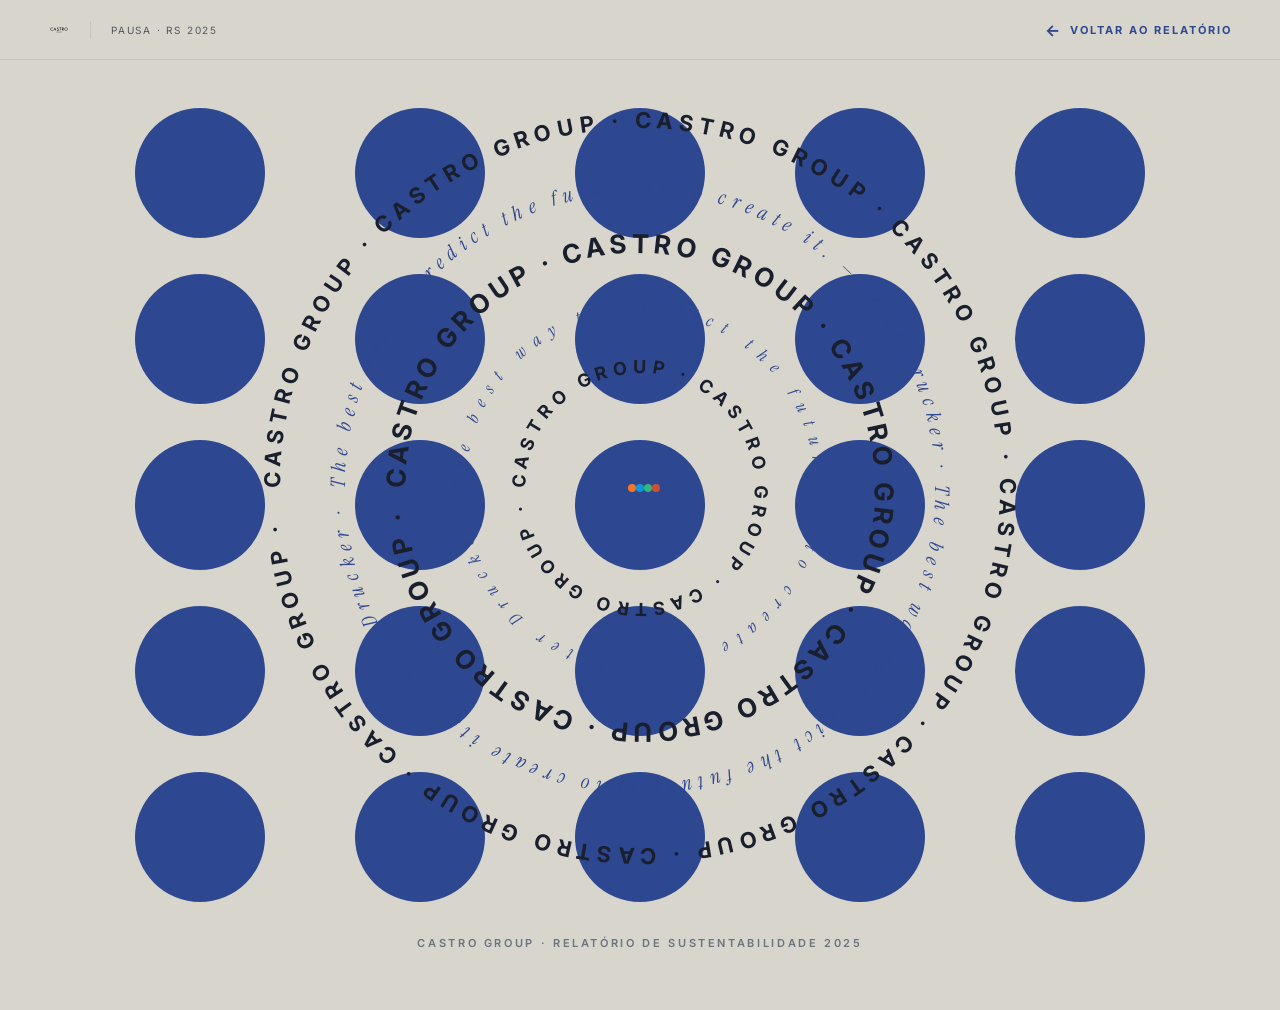
<file: pausa.html>
<!DOCTYPE html>
<html lang="pt">
<head>
<meta charset="UTF-8">
<meta name="viewport" content="width=device-width, initial-scale=1.0">
<title>Castro Group — Pausa · RS 2025</title>
<meta name="description" content="Pausa contemplativa. Castro Group — Relatório de Sustentabilidade 2025.">
<link rel="preconnect" href="https://fonts.googleapis.com" crossorigin>
<link rel="preconnect" href="https://fonts.gstatic.com" crossorigin>
<link href="https://fonts.googleapis.com/css2?family=Inter:wght@300;400;500;600;700&family=Instrument+Serif:ital@0;1&display=swap" rel="stylesheet">
<style>
*,*::before,*::after{box-sizing:border-box;margin:0;padding:0}

:root {
  --cg-navy:     #2E4791;
  --cg-orange:   #FB7622;
  --cg-cyan:     #0E99D8;
  --cg-green:    #33B67A;
  --cg-rust:     #CC512C;
  --cg-putty:    #D8D5CC;
  --cg-bone:     #EFEDE6;
  --cg-ink:      #1A1F2E;
  --cg-mid:      #6B7280;
  --cg-border:   #C7C4BA;
  --cg-dark-ink: #14182A;
  --cg-ease: cubic-bezier(0.4, 0, 0.2, 1);
}

html { scroll-behavior: smooth; }
body {
  font-family: 'Inter', 'Helvetica Neue', Helvetica, Arial, sans-serif;
  background: var(--cg-putty);
  color: var(--cg-ink);
  overflow-x: hidden;
  -webkit-font-smoothing: antialiased;
}

/* NAV (minimal) */
nav {
  position: fixed; top: 0; left: 0; right: 0; z-index: 100;
  display: flex; align-items: center; justify-content: space-between;
  padding: 0 48px; height: 60px;
  background: rgba(216, 213, 204, 0.86);
  backdrop-filter: blur(12px);
  border-bottom: 1px solid var(--cg-border);
}
.nav-left { display: flex; align-items: center; gap: 20px; }
.nav-logo { height: 22px; width: auto; display: block; }
.nav-sep { width: 1px; height: 18px; background: var(--cg-border); }
.nav-wordmark {
  font-size: 10px; letter-spacing: 0.18em; text-transform: uppercase;
  color: var(--cg-ink); opacity: 0.7;
}
.nav-back {
  display: inline-flex; align-items: center; gap: 8px;
  font-size: 11px; font-weight: 700; letter-spacing: 0.18em;
  text-transform: uppercase; text-decoration: none;
  color: var(--cg-navy);
  transition: gap 0.2s var(--cg-ease);
}
.nav-back:hover { gap: 14px; }
.nav-back .arrow { font-size: 16px; line-height: 1; }

/* PAUSA STAGE — sphere grid + central orbit */
.pausa-stage {
  position: relative;
  min-height: 100vh;
  padding: 88px 20px 60px;
  overflow: hidden;
  display: grid; place-items: center;
}

/* Sphere grid (background) — 5×5 = 25 spheres cycling through flag colors */
.pausa-grid {
  position: absolute; inset: 0;
  display: grid;
  grid-template-columns: repeat(5, 1fr);
  grid-template-rows: repeat(5, 1fr);
  gap: clamp(12px, 2vw, 32px);
  padding: clamp(40px, 8vw, 120px);
  pointer-events: none;
  z-index: 1;
}
.pausa-sphere {
  border-radius: 50%;
  aspect-ratio: 1 / 1;
  width: 100%;
  max-width: 130px;
  justify-self: center; align-self: center;
  background: var(--cg-navy);
  opacity: 1;
  animation: sphere-cycle 18s linear infinite;
  animation-delay: var(--delay, 0s);
}
@keyframes sphere-cycle {
  0%   { background: #2E4791; }   /* navy */
  20%  { background: #FB7622; }   /* orange */
  40%  { background: #0E99D8; }   /* cyan */
  60%  { background: #33B67A; }   /* green */
  80%  { background: #CC512C; }   /* rust */
  100% { background: #2E4791; }
}

/* Central orbit — 5 concentric text rings */
.pausa-orbit-wrap {
  position: relative;
  z-index: 2;
  width: min(800px, 92vw);
  aspect-ratio: 1 / 1;
  display: grid; place-items: center;
}
.pausa-orbit-svg {
  width: 100%; height: 100%; display: block;
}
.ring-g {
  transform-box: fill-box;
  transform-origin: center;
}

/* Velocities — Castro Group rings alternate (CW · CCW · CW), Drucker rings both CW (different speeds) */
.ring-cg-outer  { animation: pausa-spin     90s linear infinite; }
.ring-dr-outer  { animation: pausa-spin     70s linear infinite; }
.ring-cg-middle { animation: pausa-spin-rev 60s linear infinite; }
.ring-dr-inner  { animation: pausa-spin     40s linear infinite; }
.ring-cg-inner  { animation: pausa-spin     34s linear infinite; }

@keyframes pausa-spin     { from { transform: rotate(0deg); }   to { transform: rotate(360deg); } }
@keyframes pausa-spin-rev { from { transform: rotate(0deg); }   to { transform: rotate(-360deg); } }

/* Ring typography */
.ring-text {
  font-family: 'Inter', 'Helvetica Neue', Helvetica, Arial, sans-serif;
  fill: var(--cg-ink);
}
.ring-text-cg {
  font-size: 22px; font-weight: 700;
  letter-spacing: 0.32em;
  text-transform: uppercase;
}
.ring-text-cg-mid { font-size: 26px; letter-spacing: 0.34em; }
.ring-text-cg-inner { font-size: 18px; letter-spacing: 0.28em; }
.ring-text-dr {
  font-family: 'Instrument Serif', 'Inter', serif;
  font-size: 20px; font-style: italic; font-weight: 400;
  letter-spacing: 0.02em;
  fill: var(--cg-navy);
}
.ring-text-dr-inner { font-size: 17px; }

/* Center mini-flag */
.pausa-center-flag circle { /* fills set inline */ }

/* Tagline below */
.pausa-tagline {
  position: relative; z-index: 2;
  margin-top: clamp(24px, 4vw, 48px);
  font-size: 11px; font-weight: 600; letter-spacing: 0.24em;
  text-transform: uppercase;
  color: var(--cg-mid);
  text-align: center;
}

/* Reduced motion */
@media (prefers-reduced-motion: reduce) {
  .pausa-sphere,
  .ring-cg-outer, .ring-cg-middle, .ring-cg-inner,
  .ring-dr-outer, .ring-dr-inner { animation: none; }
}

/* RESPONSIVE */
@media (max-width: 1024px) {
  nav { padding: 0 32px; }
  .pausa-grid { padding: clamp(24px, 5vw, 80px); }
  .ring-text-cg { font-size: 17px; letter-spacing: 0.26em; }
  .ring-text-cg-mid { font-size: 19px; letter-spacing: 0.28em; }
  .ring-text-cg-inner { font-size: 14px; letter-spacing: 0.22em; }
  .ring-text-dr { font-size: 16px; }
  .ring-text-dr-inner { font-size: 14px; }
}
@media (max-width: 640px) {
  nav { padding: 0 16px; height: 56px; }
  .nav-wordmark, .nav-sep { display: none; }
  .pausa-stage { padding: 72px 12px 48px; }
  .pausa-grid {
    grid-template-columns: repeat(4, 1fr);
    grid-template-rows: repeat(4, 1fr);
    padding: 24px;
  }
  .pausa-grid .pausa-sphere:nth-child(n+17) { display: none; } /* hide 17-25 on mobile */
  .ring-text-cg { font-size: 11px; letter-spacing: 0.22em; }
  .ring-text-cg-mid { font-size: 13px; letter-spacing: 0.22em; }
  .ring-text-cg-inner { font-size: 9px; letter-spacing: 0.18em; }
  .ring-text-dr { font-size: 11px; }
  .ring-text-dr-inner { font-size: 10px; }
}
</style>
</head>
<body>

<nav>
  <div class="nav-left">
    <img src="assets/brand/Castro_group_black.svg" alt="Castro Group" class="nav-logo">
    <div class="nav-sep"></div>
    <span class="nav-wordmark">Pausa · RS 2025</span>
  </div>
  <a href="index-v2.html" class="nav-back">
    <span class="arrow">←</span>
    <span data-pt="Voltar ao relatório" data-en="Back to report">Voltar ao relatório</span>
  </a>
</nav>

<main class="pausa-stage">
  <!-- Background sphere grid: 25 spheres cycling through 5 flag colors -->
  <div class="pausa-grid" aria-hidden="true">
    <span class="pausa-sphere" style="--delay:-1.2s"></span>
    <span class="pausa-sphere" style="--delay:-4.8s"></span>
    <span class="pausa-sphere" style="--delay:-9.4s"></span>
    <span class="pausa-sphere" style="--delay:-13.1s"></span>
    <span class="pausa-sphere" style="--delay:-2.5s"></span>

    <span class="pausa-sphere" style="--delay:-15.7s"></span>
    <span class="pausa-sphere" style="--delay:-6.3s"></span>
    <span class="pausa-sphere" style="--delay:-11.2s"></span>
    <span class="pausa-sphere" style="--delay:-0.4s"></span>
    <span class="pausa-sphere" style="--delay:-17.0s"></span>

    <span class="pausa-sphere" style="--delay:-7.9s"></span>
    <span class="pausa-sphere" style="--delay:-14.3s"></span>
    <span class="pausa-sphere" style="--delay:-3.1s"></span>
    <span class="pausa-sphere" style="--delay:-10.6s"></span>
    <span class="pausa-sphere" style="--delay:-5.2s"></span>

    <span class="pausa-sphere" style="--delay:-12.4s"></span>
    <span class="pausa-sphere" style="--delay:-8.5s"></span>
    <span class="pausa-sphere" style="--delay:-16.1s"></span>
    <span class="pausa-sphere" style="--delay:-2.0s"></span>
    <span class="pausa-sphere" style="--delay:-11.8s"></span>

    <span class="pausa-sphere" style="--delay:-4.0s"></span>
    <span class="pausa-sphere" style="--delay:-14.9s"></span>
    <span class="pausa-sphere" style="--delay:-7.2s"></span>
    <span class="pausa-sphere" style="--delay:-9.0s"></span>
    <span class="pausa-sphere" style="--delay:-1.6s"></span>
  </div>

  <!-- Central orbit composition: 5 concentric text rings -->
  <div class="pausa-orbit-wrap">
    <svg class="pausa-orbit-svg" viewBox="0 0 800 800" role="img" aria-labelledby="pausa-title">
      <title id="pausa-title">Castro Group · The best way to predict the future is to create it. — Peter Drucker</title>
      <defs>
        <!-- CG OUTER  (radius 360, sweep 1 = clockwise text direction) -->
        <path id="p-cg-outer"  d="M 400 400 m -360 0 a 360 360 0 1 1 720 0 a 360 360 0 1 1 -720 0" fill="none"/>
        <!-- DR OUTER  (radius 295, sweep 1) -->
        <path id="p-dr-outer"  d="M 400 400 m -295 0 a 295 295 0 1 1 590 0 a 295 295 0 1 1 -590 0" fill="none"/>
        <!-- CG MIDDLE (radius 235, sweep 0 = ring renders with reversed glyph baseline, the visual rotation is set via CSS) -->
        <path id="p-cg-middle" d="M 400 400 m -235 0 a 235 235 0 1 1 470 0 a 235 235 0 1 1 -470 0" fill="none"/>
        <!-- DR INNER  (radius 175, sweep 1) -->
        <path id="p-dr-inner"  d="M 400 400 m -175 0 a 175 175 0 1 1 350 0 a 175 175 0 1 1 -350 0" fill="none"/>
        <!-- CG INNER  (radius 115, sweep 1) -->
        <path id="p-cg-inner"  d="M 400 400 m -115 0 a 115 115 0 1 1 230 0 a 115 115 0 1 1 -230 0" fill="none"/>
      </defs>

      <!-- Outer: CASTRO GROUP, clockwise -->
      <g class="ring-g ring-cg-outer">
        <text class="ring-text ring-text-cg">
          <textPath href="#p-cg-outer" textLength="2230" lengthAdjust="spacing">CASTRO GROUP  ·  CASTRO GROUP  ·  CASTRO GROUP  ·  CASTRO GROUP  ·  CASTRO GROUP  ·  CASTRO GROUP  ·  CASTRO GROUP  ·  CASTRO GROUP  ·  </textPath>
        </text>
      </g>

      <!-- Drucker outer: clockwise (faster) -->
      <g class="ring-g ring-dr-outer">
        <text class="ring-text ring-text-dr">
          <textPath href="#p-dr-outer" textLength="1830" lengthAdjust="spacing" data-pt="The best way to predict the future is to create it.  —  Peter Drucker  ·  The best way to predict the future is to create it.  —  Peter Drucker  ·  " data-en="The best way to predict the future is to create it.  —  Peter Drucker  ·  The best way to predict the future is to create it.  —  Peter Drucker  ·  ">The best way to predict the future is to create it.  —  Peter Drucker  ·  The best way to predict the future is to create it.  —  Peter Drucker  ·  </textPath>
        </text>
      </g>

      <!-- Middle: CASTRO GROUP, counter-clockwise -->
      <g class="ring-g ring-cg-middle">
        <text class="ring-text ring-text-cg ring-text-cg-mid">
          <textPath href="#p-cg-middle" textLength="1460" lengthAdjust="spacing">CASTRO GROUP  ·  CASTRO GROUP  ·  CASTRO GROUP  ·  CASTRO GROUP  ·  CASTRO GROUP  ·  </textPath>
        </text>
      </g>

      <!-- Drucker inner: clockwise (fastest) -->
      <g class="ring-g ring-dr-inner">
        <text class="ring-text ring-text-dr ring-text-dr-inner">
          <textPath href="#p-dr-inner" textLength="1090" lengthAdjust="spacing" data-pt="The best way to predict the future is to create it.  —  Peter Drucker  ·  " data-en="The best way to predict the future is to create it.  —  Peter Drucker  ·  ">The best way to predict the future is to create it.  —  Peter Drucker  ·  </textPath>
        </text>
      </g>

      <!-- Inner: CASTRO GROUP, clockwise -->
      <g class="ring-g ring-cg-inner">
        <text class="ring-text ring-text-cg ring-text-cg-inner">
          <textPath href="#p-cg-inner" textLength="710" lengthAdjust="spacing">CASTRO GROUP  ·  CASTRO GROUP  ·  CASTRO GROUP  ·  </textPath>
        </text>
      </g>

      <!-- Mini-flag at exact center (5 dots in flag order) -->
      <g class="pausa-center-flag">
        <circle cx="384" cy="400" r="4" fill="#2E4791"/>
        <circle cx="392" cy="400" r="4" fill="#FB7622"/>
        <circle cx="400" cy="400" r="4" fill="#0E99D8"/>
        <circle cx="408" cy="400" r="4" fill="#33B67A"/>
        <circle cx="416" cy="400" r="4" fill="#CC512C"/>
      </g>
    </svg>
  </div>

  <p class="pausa-tagline" data-pt="Castro Group · Relatório de Sustentabilidade 2025" data-en="Castro Group · Sustainability Report 2025">Castro Group · Relatório de Sustentabilidade 2025</p>
</main>

<script>
// Language toggle via ?lang=en query param.
(function() {
  const params = new URLSearchParams(window.location.search);
  const lang = params.get('lang') === 'en' ? 'en' : 'pt';
  if (lang === 'pt') return;
  document.querySelectorAll('[data-' + lang + ']').forEach(el => {
    const val = el.getAttribute('data-' + lang);
    if (!val) return;
    if (val.indexOf('<') === -1) {
      el.textContent = val;
      return;
    }
    while (el.firstChild) el.removeChild(el.firstChild);
    const frag = document.createRange().createContextualFragment(val);
    el.appendChild(frag);
  });
  document.documentElement.lang = lang;
})();
</script>
</body>
</html>
</file>
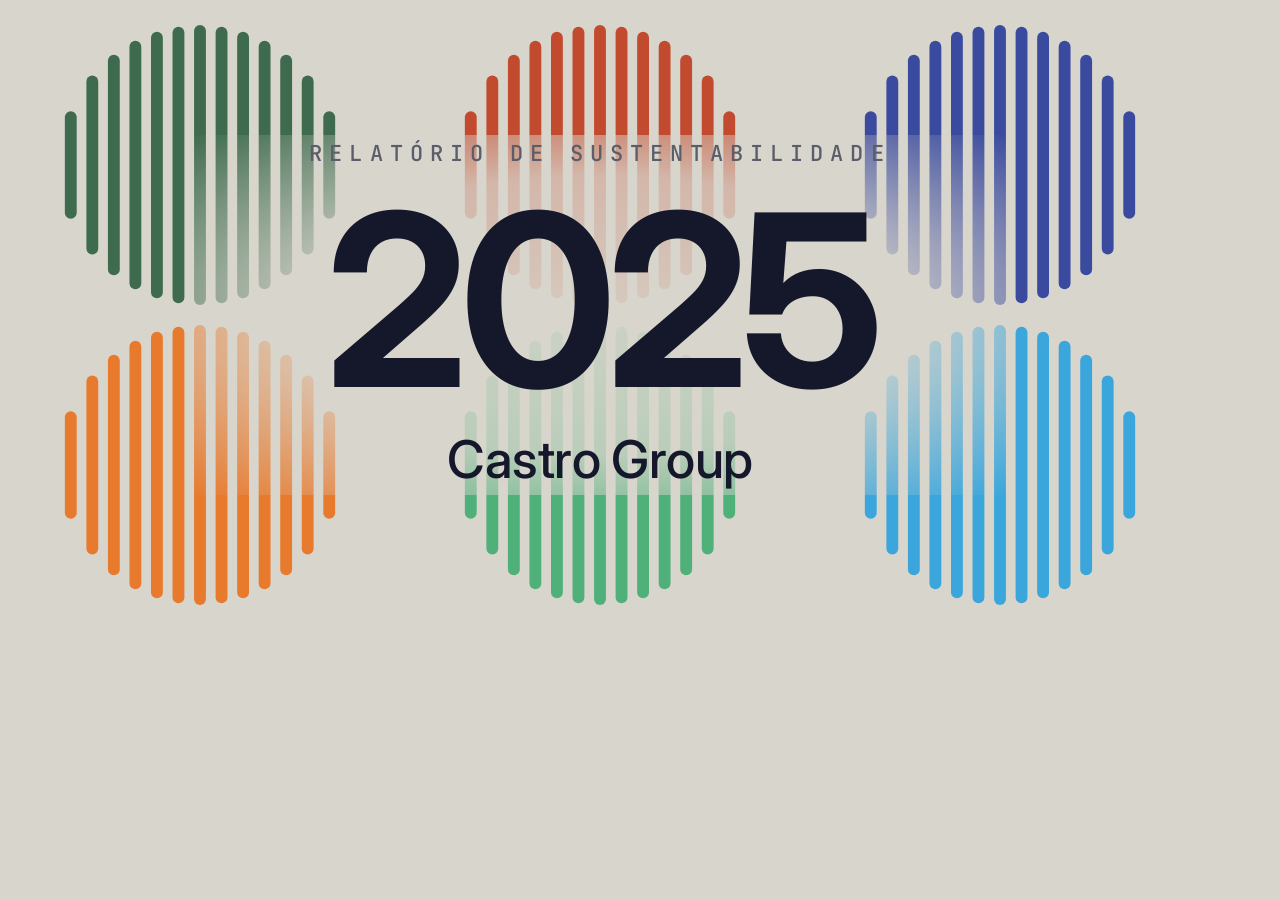
<file: assets/og/og-source.html>
<!doctype html>
<html lang="pt">
<head>
<meta charset="utf-8">
<title>OG Source · Castro Group RS 2025</title>
<style>
  @import url('https://fonts.googleapis.com/css2?family=Inter:wght@400;500;700&family=JetBrains+Mono:wght@500&display=swap');
  html, body { margin: 0; padding: 0; }
  body {
    width: 1200px;
    height: 630px;
    background: #D8D5CC;
    position: relative;
    overflow: hidden;
    font-family: 'Inter', sans-serif;
  }
  .bolas {
    position: absolute;
    inset: 0;
    width: 1200px;
    height: 630px;
  }
  .overlay {
    position: absolute;
    inset: 0;
    display: flex;
    flex-direction: column;
    align-items: center;
    justify-content: center;
    text-align: center;
    z-index: 10;
  }
  .scrim {
    position: absolute;
    left: 50%;
    top: 50%;
    transform: translate(-50%, -50%);
    width: 820px;
    height: 360px;
    background: radial-gradient(ellipse at center, rgba(216,213,204,0.92) 0%, rgba(216,213,204,0.78) 55%, rgba(216,213,204,0) 100%);
    pointer-events: none;
    z-index: 5;
  }
  .eyebrow {
    font-family: 'JetBrains Mono', monospace;
    font-size: 22px;
    font-weight: 500;
    letter-spacing: 0.32em;
    color: #5b5e6a;
    text-transform: uppercase;
    margin-bottom: 18px;
  }
  .year {
    font-size: 240px;
    font-weight: 700;
    color: #14182A;
    line-height: 0.95;
    letter-spacing: -0.04em;
    margin: 0;
  }
  .org {
    font-size: 52px;
    font-weight: 500;
    color: #14182A;
    letter-spacing: -0.01em;
    margin-top: 14px;
  }
</style>
</head>
<body>

<svg class="bolas" viewBox="0 0 1200 630" xmlns="http://www.w3.org/2000/svg" aria-hidden="true">
  <!-- 6 bolas en 3×2 grid · paleta CG · 13 líneas verticales c/u -->
  <g id="bola-grid"></g>
</svg>

<div class="scrim"></div>

<div class="overlay">
  <div class="eyebrow">Relatório de Sustentabilidade</div>
  <div class="year">2025</div>
  <div class="org">Castro Group</div>
</div>

<script>
  // Bola geometry per CG spec: 13 vertical lines, strokeWidth = (D/13)*0.55, gap = (D/13)*0.45, linecap round
  // Vertical extent: lines stop at sqrt(r^2 - dx^2) from center, capped to circular form
  const COLORS = ['#3AA6DC','#4FB07A','#E87A2E','#3A4A9E','#C24A2E','#3E6B4E'];
  const positions = [
    {cx: 200, cy: 165}, {cx: 600, cy: 165}, {cx: 1000, cy: 165},
    {cx: 200, cy: 465}, {cx: 600, cy: 465}, {cx: 1000, cy: 465}
  ];
  // Shuffle colors for variety while keeping all 6 distinct
  const shuffled = COLORS.slice().sort(() => Math.random() - 0.5);
  const D = 280; // diameter
  const r = D / 2;
  const N = 13;
  const unit = D / N;
  const strokeW = unit * 0.55;
  const gap = unit * 0.45;
  const svgns = 'http://www.w3.org/2000/svg';
  const g = document.getElementById('bola-grid');
  positions.forEach((pos, i) => {
    const color = shuffled[i % shuffled.length];
    // 13 lines, centered around cx, spacing = unit
    // x positions: cx + (i - (N-1)/2) * unit, where i in [0, N)
    for (let k = 0; k < N; k++) {
      const xOffset = (k - (N - 1) / 2) * unit;
      const x = pos.cx + xOffset;
      // Line should be within circle, so y extent = sqrt(r^2 - xOffset^2)
      const absX = Math.abs(xOffset);
      if (absX > r) continue;
      const h = Math.sqrt(r * r - absX * absX);
      // Shrink slightly for stroke cap rounding
      const halfH = Math.max(0, h - strokeW / 2);
      const y1 = pos.cy - halfH;
      const y2 = pos.cy + halfH;
      const line = document.createElementNS(svgns, 'line');
      line.setAttribute('x1', x);
      line.setAttribute('y1', y1);
      line.setAttribute('x2', x);
      line.setAttribute('y2', y2);
      line.setAttribute('stroke', color);
      line.setAttribute('stroke-width', strokeW);
      line.setAttribute('stroke-linecap', 'round');
      g.appendChild(line);
    }
  });
</script>

</body>
</html>
</file>
